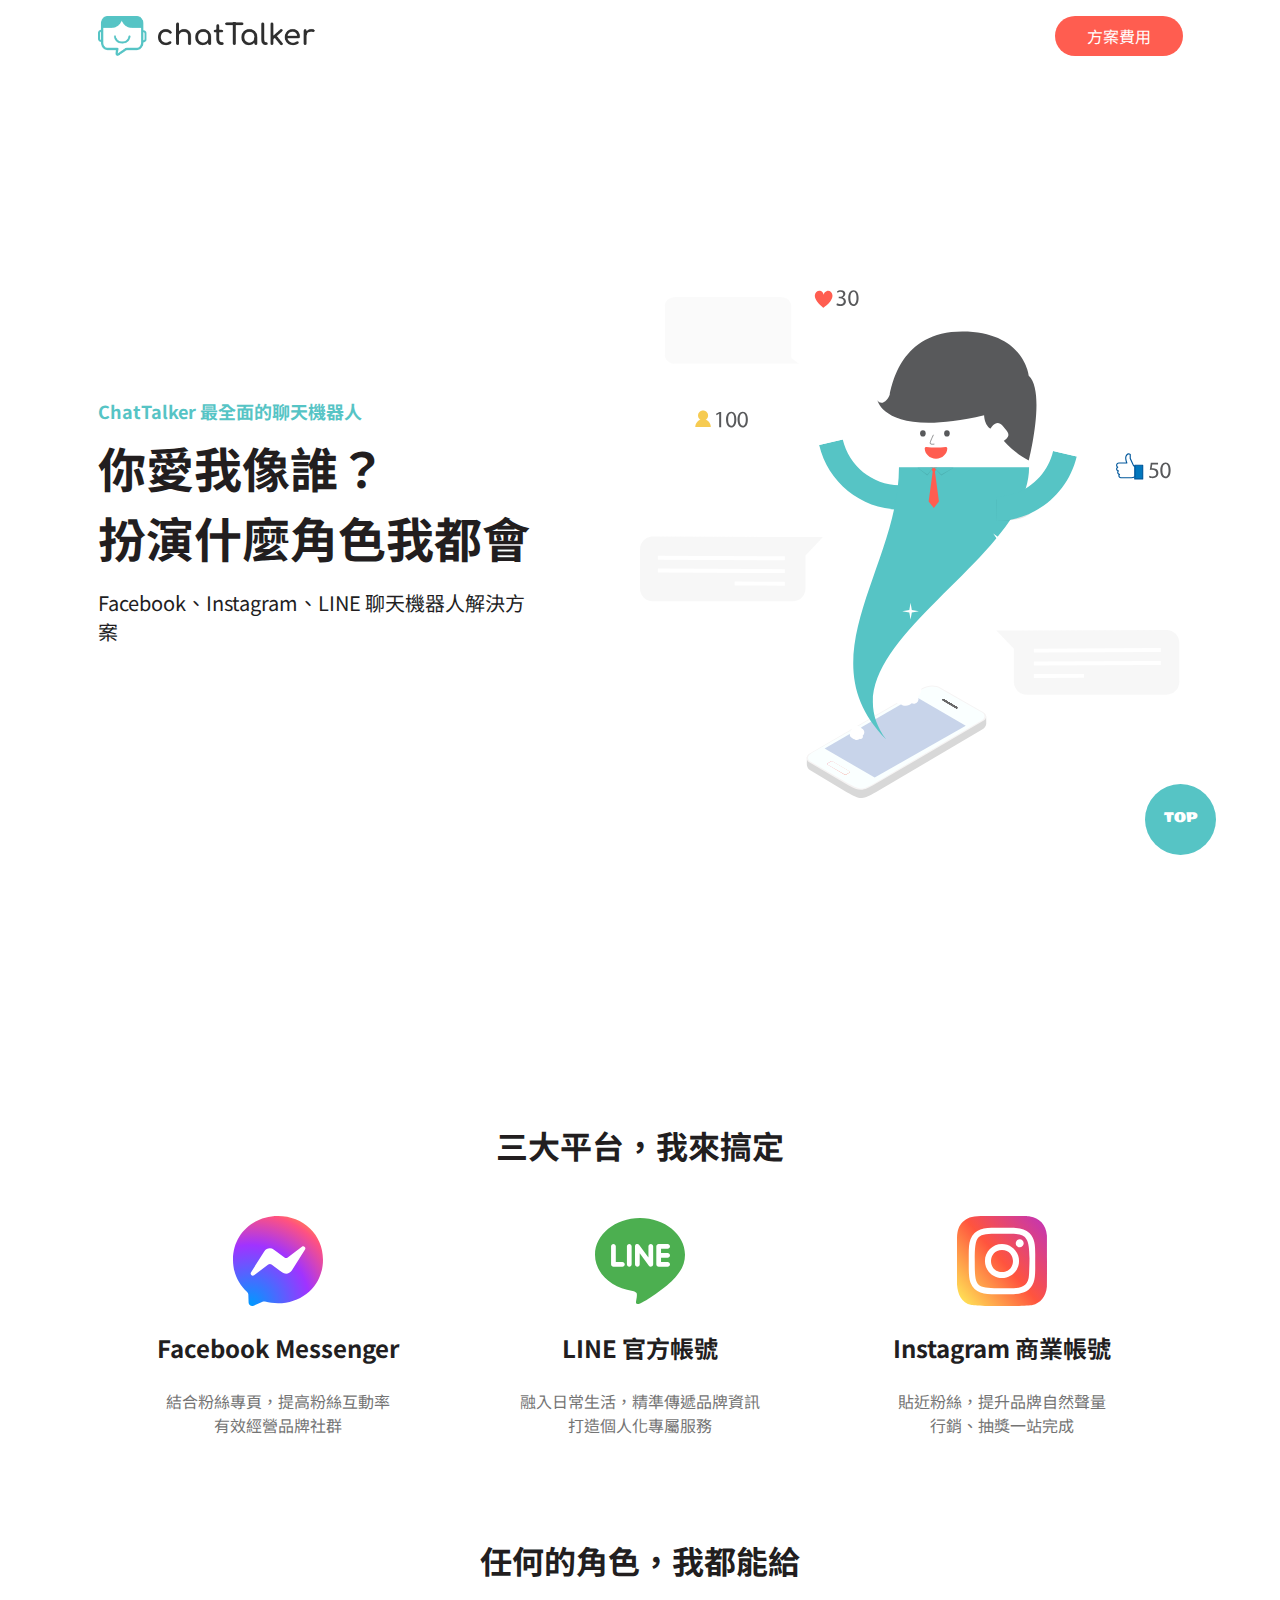
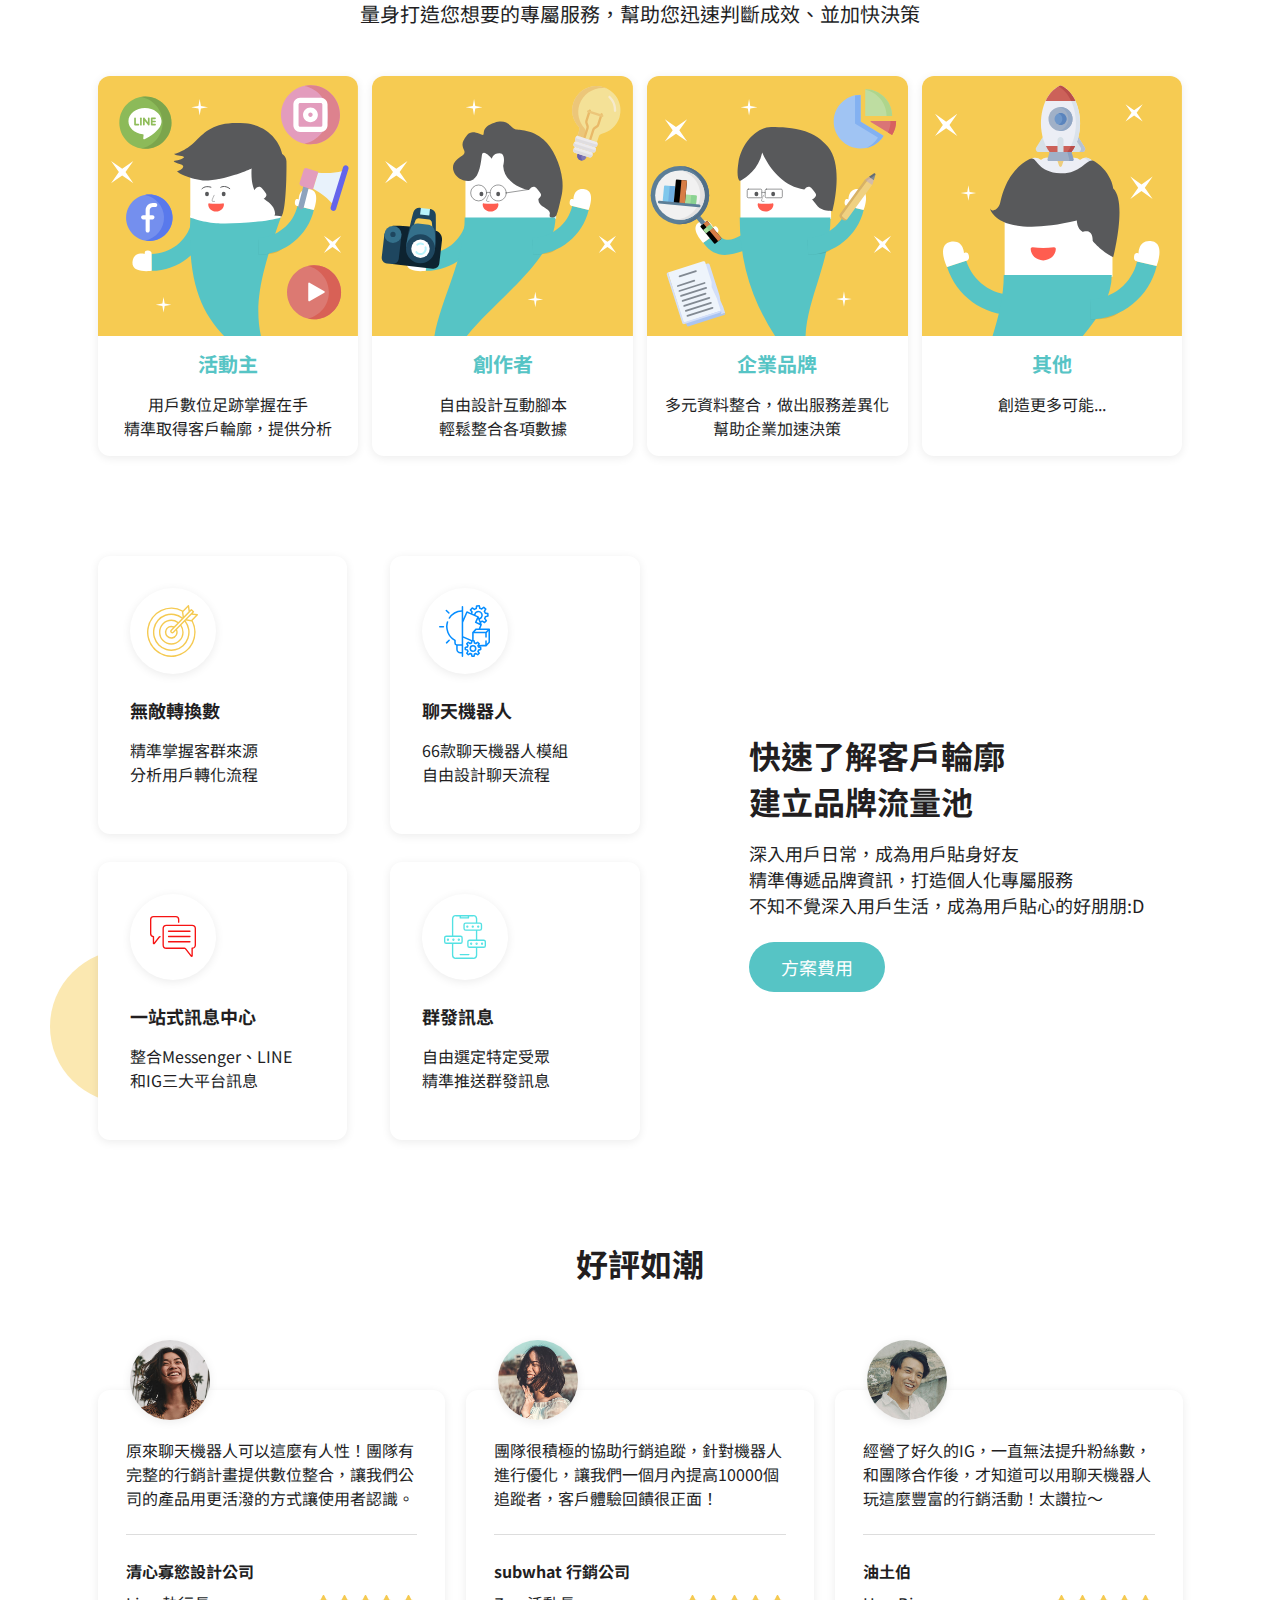
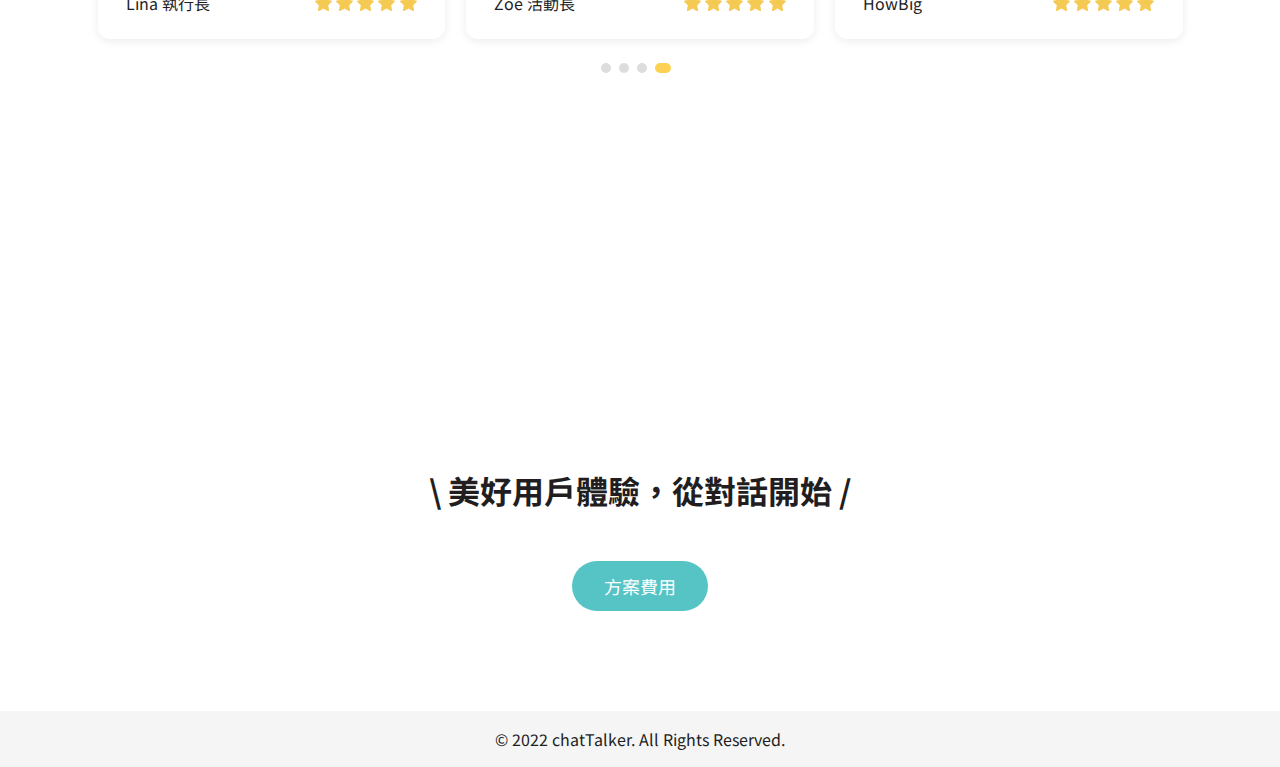
<file: Html/index.html>
<!DOCTYPE html>
<html lang="en">
<head>
    <meta charset="UTF-8">
    <meta http-equiv="X-UA-Compatible" content="IE=edge">
    <meta name="viewport" content="width=device-width, initial-scale=1.0">
    <meta name="keywords" content="chat,chatTalker">
    <meta name="author" content="VickyChang">
    <title>ChatTalker AI 機器人</title>

    <link rel="preconnect" href="https://fonts.googleapis.com">
    <link rel="preconnect" href="https://fonts.gstatic.com" crossorigin>
    <link href="https://fonts.googleapis.com/css2?family=Comfortaa&family=Noto+Sans+TC:wght@400;700&family=Wendy+One&display=swap" rel="stylesheet">

    <link rel="stylesheet" href="../CSS/all.css">
</head>
<body class="bodyhome">
    <div class="btn-top">
        <a href="#">TOP</a>
    </div>
    <div class="firstball"></div>
    <div class="thirdball"><img src="../Images/ball03.svg" alt="background ball3"></div>
    <div class="nav">
        <div class="nav-wrap">
            <a href="index.html" class="logo"><img src="../Images/logo.png" alt="logo"></a>
            <a href="fee.html" class="btn-fee">方案費用</a>
        </div>
    </div>
    <div class="container">
        <div class="hero">
            <div class="intro">
                <h3 class="subtitle">ChatTalker 最全面的聊天機器人</h3>
                <h1 class="title">你愛我像誰？<br>扮演什麼角色我都會</h1>
                <p class="remark">Facebook、Instagram、LINE 聊天機器人解決方案</p>
            </div>
            <div class="illustration">
                <img src="../Images/home.svg" alt="banner">
            </div>
        </div>
        <div class="media">
            <h2>三大平台，我來搞定</h2>
            <ul class="medialist">
                <li>
                    <img src="../Images/messenger.svg" alt="messenger">
                    <h3>Facebook Messenger</h3>
                    <p>結合粉絲專頁，提高粉絲互動率<br>有效經營品牌社群</p>
                </li>
                <li>
                    <img src="../Images/line.svg" alt="line">
                    <h3>LINE 官方帳號</h3>
                    <p>融入日常生活，精準傳遞品牌資訊<br>打造個人化專屬服務</p>
                </li>
                <li>
                    <img src="../Images/instagram.svg" alt="instagram">
                    <h3>Instagram 商業帳號</h3>
                    <p>貼近粉絲，提升品牌自然聲量<br>行銷、抽獎一站完成</p>
                </li>
            </ul>
        </div>
        <div class="service">
            <h2>任何的角色，我都能給</h2>
            <p>量身打造您想要的專屬服務，幫助您迅速判斷成效、並加快決策</p>
            <ul class="servicecard">
                <li>
                    <img src="../Images/ch01.svg" alt="activity">
                    <p>活動主</p>
                    <span>用戶數位足跡掌握在手<br>精準取得客戶輪廓，提供分析</span>
                </li>
                <li>
                    <img src="../Images/ch02.svg" alt="creativity">
                    <p>創作者</p>
                    <span>自由設計互動腳本<br>輕鬆整合各項數據</span>
                </li>
                <li>
                    <img src="../Images/ch03.svg" alt="branding">
                    <p>企業品牌</p>
                    <span>多元資料整合，做出服務差異化<br>幫助企業加速決策</span>
                </li>
                <li>
                    <img src="../Images/ch04.svg" alt="others">
                    <p>其他</p>
                    <span>創造更多可能...</span>
                </li>
            </ul>
        </div>
        <div class="feature">
            <div class="featurecard">
                <ul class="featurelist">
                    <li class="card1">
                        <div class="circle">
                            <img src="../Images/icon01.svg" alt="feature1">
                        </div>
                        <p>無敵轉換數</p>
                        <span>精準掌握客群來源<br>分析用戶轉化流程</span>
                    </li>
                    <li class="card2">
                        <div class="circle">
                            <img src="../Images/icon02.svg" alt="feature2">
                        </div>
                        <p>聊天機器人</p>
                        <span>66款聊天機器人模組<br>自由設計聊天流程</span>
                    </li>
                    <li class="card3">
                        <div class="circle">
                            <img src="../Images/icon03.svg" alt="feature3">
                        </div>
                        <p>一站式訊息中心</p>
                        <span>整合Messenger、LINE<br>和IG三大平台訊息</span>
                    </li>
                    <li class="card4">
                        <div class="circle">
                            <img src="../Images/icon04.svg" alt="feature4">
                        </div>
                        <p>群發訊息</p>
                        <span>自由選定特定受眾<br>精準推送群發訊息</span>
                    </li>
                </ul>
            </div>
            <div class="text">
                <h2>快速了解客戶輪廓<br>建立品牌流量池</h2>
                <p>深入用戶日常，成為用戶貼身好友<br>精準傳遞品牌資訊，打造個人化專屬服務<br>不知不覺深入用戶生活，成為用戶貼心的好朋朋:D</p>
                <a href="fee.html">方案費用</a>
            </div>
        </div>
        <div class="review">
            <h2>好評如潮</h2>
            <ul class="reviewcard">
                <li class="reviewcard1">
                    <img class="avatar" src="../Images/user01.jpg" alt="user1">
                    <p>原來聊天機器人可以這麼有人性！團隊有完整的行銷計畫提供數位整合，讓我們公司的產品用更活潑的方式讓使用者認識。</p>
                    <h3>清心寡慾設計公司</h3>
                    <div class="nameandstar">
                        <span>Lina 執行長</span>
                        <div class="star">
                            <img src="../Images/icon_star.svg" alt="5star">
                            <img src="../Images/icon_star.svg" alt="5star">
                            <img src="../Images/icon_star.svg" alt="5star">
                            <img src="../Images/icon_star.svg" alt="5star">
                             <img src="../Images/icon_star.svg" alt="5star">
                        </div>
                    </div>
                </li>
                <li class="reviewcard2">
                    <img class="avatar" src="../Images/user02.jpg" alt="user2">
                    <p>團隊很積極的協助行銷追蹤，針對機器人進行優化，讓我們一個月內提高10000個追蹤者，客戶體驗回饋很正面！</p>
                    <h3>subwhat 行銷公司</h3>
                    <div class="nameandstar">
                        <span>Zoe 活動長</span>
                        <div class="star">
                            <img src="../Images/icon_star.svg" alt="5star">
                            <img src="../Images/icon_star.svg" alt="5star">
                            <img src="../Images/icon_star.svg" alt="5star">
                            <img src="../Images/icon_star.svg" alt="5star">
                            <img src="../Images/icon_star.svg" alt="5star">
                        </div>
                    </div>
                </li>
                <li class="reviewcard3">
                    <img class="avatar" src="../Images/user03.jpg" alt="user3">
                    <p>經營了好久的IG，一直無法提升粉絲數，和團隊合作後，才知道可以用聊天機器人玩這麼豐富的行銷活動！太讚拉～</p>
                    <h3>油土伯</h3>
                    <div class="nameandstar">
                        <span>HowBig</span>
                        <div class="star">
                            <img src="../Images/icon_star.svg" alt="5star">
                            <img src="../Images/icon_star.svg" alt="5star">
                            <img src="../Images/icon_star.svg" alt="5star">
                            <img src="../Images/icon_star.svg" alt="5star">
                            <img src="../Images/icon_star.svg" alt="5star">
                        </div>
                    </div>
                    </li>
                </ul>
            <ul class="carousel">
                <li><a href="#"></a></li>
                <li><a href="#"></a></li>
                <li><a href="#"></a></li>
                <li class="focus"><a href="#"></a></li>
            </ul>
        </div>
    </div>
    <div class="footer">
        <h2>\ 美好用戶體驗，從對話開始 /</h2>
        <a href="fee.html">方案費用</a>
        <p>© 2022 chatTalker. All Rights Reserved.</p>
    </div>
</body>
</html>
</file>
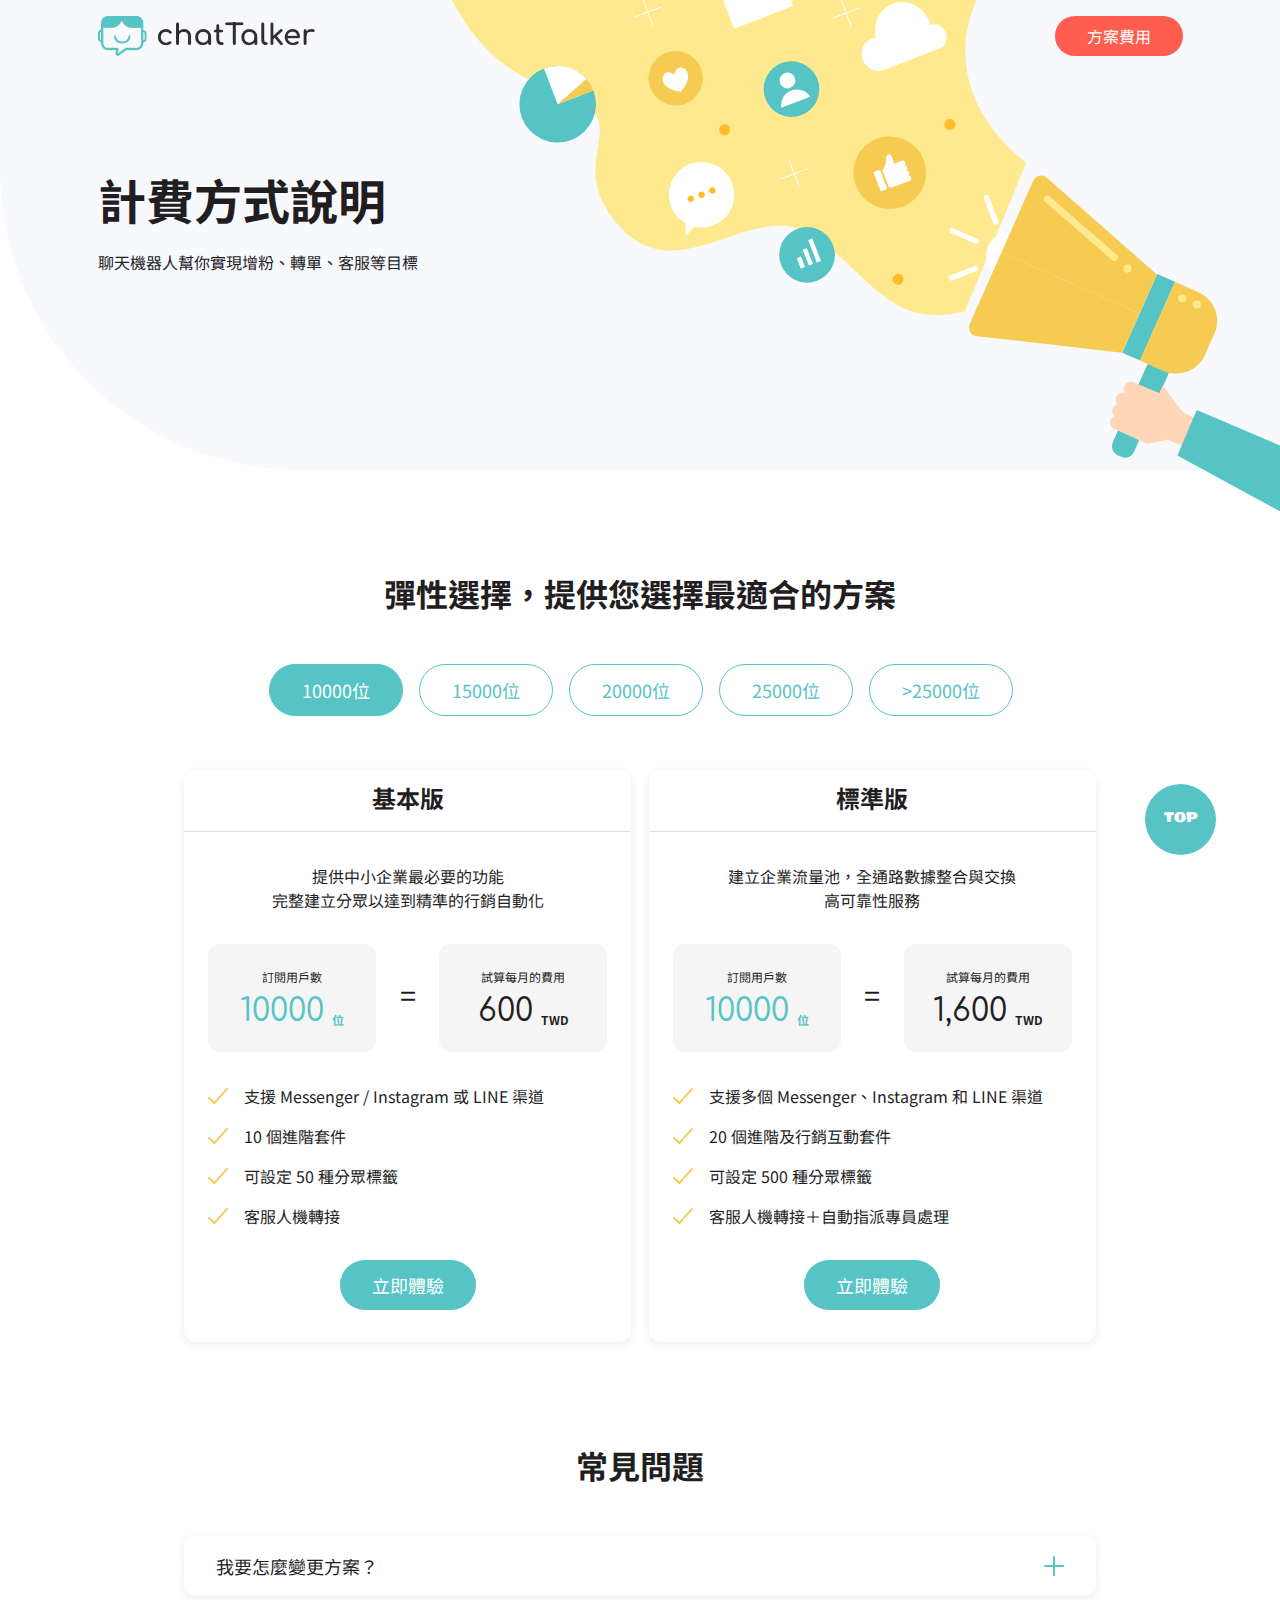
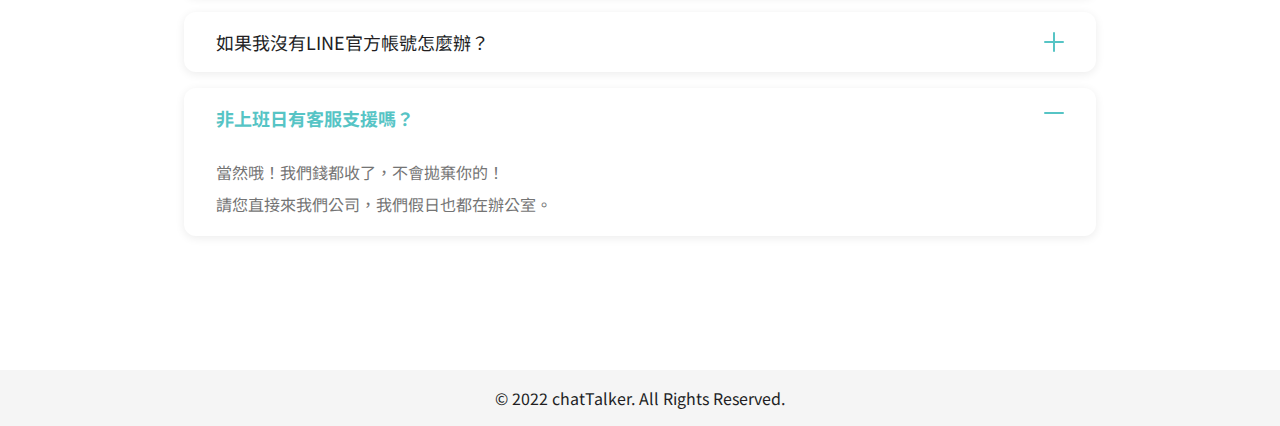
<file: Html/fee.html>
<!DOCTYPE html>
<html lang="en">
<head>
    <meta charset="UTF-8">
    <meta http-equiv="X-UA-Compatible" content="IE=edge">
    <meta name="viewport" content="width=device-width, initial-scale=1.0">
    <meta name="keywords" content="chat,chatTalker">
    <meta name="author" content="VickyChang">
    <title>ChatTalker 計費方式說明</title>

    <link rel="preconnect" href="https://fonts.googleapis.com">
    <link rel="preconnect" href="https://fonts.gstatic.com" crossorigin>
    <link href="https://fonts.googleapis.com/css2?family=Comfortaa&family=Noto+Sans+TC:wght@400;700&family=Wendy+One&display=swap" rel="stylesheet">

    <link rel="stylesheet" href="../CSS/all.css">
</head>
<body class="bodyfee"> 
    <div class="btn-top">
        <a href="#">TOP</a>
    </div>
    <!-- <div class="nav">
        <div class="nav-wrap">
            <a href="index.html" class="logo"><img src="../Images/logo.png" alt="logo"></a>
            <a href="fee.html" class="btn-fee">方案費用</a>
        </div>
    </div> -->
    <div class="bannerbg">
        <div class="nav">
            <div class="nav-wrap">
                <a href="index.html" class="logo"><img src="../Images/logo.png" alt="logo"></a>
                <a href="fee.html" class="btn-fee">方案費用</a>
            </div>
        </div>
        <div class="bannercontent">
            <div class="bannertitle">
                <h1>計費方式說明</h1>
                <p>聊天機器人幫你實現增粉、轉單、客服等目標</p>
            </div>
        </div>
    </div>
    <div class="bg-img">
        <img src="../Images/banner.svg" alt="banner"></div>

    <div class="container">
        <div class="fee-content">
            <div class="plan">
                <h2>彈性選擇，提供您選擇最適合的方案</h2>
                <ul class="amount">
                    <li class="active"><a href="#">10000位</a></li>
                    <li><a href="#">15000位</a></li>
                    <li><a href="#">20000位</a></li>
                    <li><a href="#">25000位</a></li>
                    <li><a href="#">>25000位</a></li>
                </ul>
                <ul class="plancard">
                    <li class="basic">
                        <h3>基本版</h3>
                        <p>提供中小企業最必要的功能<br>完整建立分眾以達到精準的行銷自動化</p>
                        <div class="calculate">
                            <div class="user">
                                <p>訂閱用戶數</p>
                                <div class="number">
                                    <p>10000</p>
                                    <span>位</span>
                                </div>
                            </div>
                            <div class="equal">
                                <p>=</p>
                            </div>
                            <div class="fee">
                                <p>試算每月的費用</p>
                                <div class="feenumber">
                                    <p>600</p>
                                    <span>TWD</span>
                                </div>
                            </div>
                        </div>
                        <ul class="planfeature">
                            <li>
                                <img src="../Images/icon_check.svg" alt="check">
                                <p>支援 Messenger / Instagram 或 LINE 渠道</p>
                            </li>
                            <li>
                                <img src="../Images/icon_check.svg" alt="check">
                                <p>10 個進階套件</p>
                            </li>
                            <li>
                                <img src="../Images/icon_check.svg" alt="check">
                                <p>可設定 50 種分眾標籤</p>
                            </li>
                            <li>
                                <img src="../Images/icon_check.svg" alt="check">
                                <p>客服人機轉接</p>
                            </li>
                        </ul>
                        <a class="btn-plan" href="#">立即體驗</a>
                    </li>
                    <li class="standard">
                        <h3>標準版</h3>
                        <p>建立企業流量池，全通路數據整合與交換<br>高可靠性服務</p>
                        <div class="calculate">
                            <div class="user">
                                <p>訂閱用戶數</p>
                                <div class="number">
                                    <p>10000</p>
                                    <span>位</span>
                                </div>
                            </div>
                            <div class="equal">
                                <p>=</p>
                            </div>
                            <div class="fee">
                                <p>試算每月的費用</p>
                                <div class="feenumber">
                                    <p>1,600</p>
                                    <span>TWD</span>
                                </div>
                            </div>
                        </div>
                        <ul class="planfeature">
                            <li>
                                <img src="../Images/icon_check.svg" alt="check">
                                <p>支援多個 Messenger、Instagram 和 LINE 渠道</p>
                            </li>
                            <li>
                                <img src="../Images/icon_check.svg" alt="check">
                                <p>20 個進階及行銷互動套件</p>
                            </li>
                            <li>
                                <img src="../Images/icon_check.svg" alt="check">
                                <p>可設定 500 種分眾標籤</p>
                            </li>
                            <li>
                                <img src="../Images/icon_check.svg" alt="check">
                                <p>客服人機轉接＋自動指派專員處理</p>
                            </li>
                        </ul>
                        <a class="btn-plan" href="#">立即體驗</a>
                    </li>
                </ul>
            </div>
            <div class="faq">
                <h2>常見問題</h2>
                <ul class="faqlist">
                    <li>
                        <div class="question">
                            <p>我要怎麼變更方案？</p>
                            <a href="#"><img src="../Images/icon_plus.svg" alt="unfold"></a>
                        </div>
                    </li>
                    <li>
                        <div class="question">
                            <p>如果我沒有LINE官方帳號怎麼辦？</p>
                            <a href="#"><img src="../Images/icon_plus.svg" alt="unfold"></a>
                        </div>
                    </li>
                    <li>
                        <div class="question qna">
                            <div class="text">
                                <p>非上班日有客服支援嗎？</p>
                                <span>當然哦！我們錢都收了，不會拋棄你的！<br>請您直接來我們公司，我們假日也都在辦公室。</span>
                            </div>
                            <a href="#"><img src="../Images/icon_minus.svg" alt="fold"></a>
                        </div>
                    </li>
                </ul>
            </div>
        </div>
    </div>
    <div class="footer-fee">
        <p>© 2022 chatTalker. All Rights Reserved.</p>
    </div>
</body>
</html>
</file>
<file: CSS/all.css>
/* http://meyerweb.com/eric/tools/css/reset/ 
   v2.0 | 20110126
   License: none (public domain)
*/
html, body, div, span, applet, object, iframe,
h1, h2, h3, h4, h5, h6, p, blockquote, pre,
a, abbr, acronym, address, big, cite, code,
del, dfn, em, img, ins, kbd, q, s, samp,
small, strike, strong, sub, sup, tt, var,
b, u, i, center,
dl, dt, dd, ol, ul, li,
fieldset, form, label, legend,
table, caption, tbody, tfoot, thead, tr, th, td,
article, aside, canvas, details, embed,
figure, figcaption, footer, header, hgroup,
menu, nav, output, ruby, section, summary,
time, mark, audio, video {
  margin: 0;
  padding: 0;
  border: 0;
  font-size: 100%;
  font: inherit;
  vertical-align: baseline;
}

/* HTML5 display-role reset for older browsers */
article, aside, details, figcaption, figure,
footer, header, hgroup, menu, nav, section {
  display: block;
}

body {
  line-height: 1;
}

ol, ul {
  list-style: none;
}

blockquote, q {
  quotes: none;
}

blockquote:before, blockquote:after,
q:before, q:after {
  content: '';
  content: none;
}

table {
  border-collapse: collapse;
  border-spacing: 0;
}

*, ::before, ::after {
    box-sizing: border-box;
}

/* Reset end */


html{
  scroll-behavior: smooth;
}

.bodyhome{
    color: #221E1F;
    font-family: 'Noto Sans TC', sans-serif;
    background-image: url(https://raw.githubusercontent.com/hexschool/webLayoutTraining1st/f70f00178a7f0baa31e9c01634303d8562cfe93a/chatTalker_images/bg_home.svg);
    background-repeat: no-repeat;
    background-position: top right;
}

a{
  display: block;
  text-decoration: none;
  text-align: center;
}

.firstball{
    position: absolute;
    width: 138px;
    height: 360px;
    background-image: url(https://raw.githubusercontent.com/hexschool/webLayoutTraining1st/f70f00178a7f0baa31e9c01634303d8562cfe93a/chatTalker_images/ball01.svg);
    background-repeat: no-repeat;
    background-position: right;
    top: calc(100vh - 50px);
}


.thirdball{
    position: absolute;
    width: 150px;
    height: 150px;
    top: 2550px;
    left: 50px;
    z-index: -999;
}


.container{
    position: relative;
    max-width: 1085px;
    margin: 0 auto 134px;
}


.btn-top{
    position: fixed;
    right: 5%;
    bottom: 5%;
    z-index: 100;
}

.btn-top a{
    width: 71px;
    height: 71px;
    color: white;
    background-color: #56C4C5;
    border-radius: 100px;
    padding: 26px 0;
    font-family: 'Wendy One', sans-serif;
}

.btn-top a:hover{
    background-color: #43B1B2;
}

.nav-wrap{
    max-width: 1085px;
    margin: 0 auto;
    display: flex;
    justify-content: space-between;
    padding-top: 16px;
    padding-bottom: 16px;
}

.logo{
    width: 218px;
    height: 40px;
}

.logo img{
    display: block;
    width: 100%;
}

.btn-fee{
    color: white;
    background-color: #FF5D50;
    padding: 8px 32px;
    line-height: 24px;
    border-radius: 100px;
}

.btn-fee:hover{
    background-color: #EB4A3D;
}

.subtitle{
    color: #56C4C5;
    font-size: 18px;
    font-weight: bold;
    line-height: 26px;
    margin-bottom: 8px;
}

.title{
    font-size: 48px;
    font-weight: bold;
    line-height: 70px;
    margin-bottom: 16px;
}

.hero{
    height: 100vh;
    display: flex;
    justify-content: space-between;
    align-items: center;
    margin-bottom: 150px;
}

.remark{
    font-size: 20px;
    line-height: 29px;
}


.intro{
    width: 40%;
}

.illustration{
    width: 50%;
}

.media{
    margin-bottom: 100px;
    position: relative;
}

.media h2{
    text-align: center;
    font-size: 32px;
    line-height: 46px;
    font-weight: bold;
    margin-bottom: 48px;
}

.medialist{
    display: flex;
    justify-content: space-around;
}

.medialist li{
    text-align: center;
    width: 23%;
}

.medialist img{
    display: block;
    width: 90px;
    height: 90px;
    margin: 0 auto;
}

.medialist h3{
    font-size: 24px;
    line-height: 35px;
    font-weight: bold;
    margin-top: 24px;
    margin-bottom: 24px;
}

.medialist p{
    line-height: 24px;
    color: #747474;
}

.media{
    margin-bottom: 100px;
}

.media h2{
    font-size: 32px;
    line-height: 46px;
    font-weight: bold;
    margin-bottom: 48px;
}

.service{
    margin-bottom: 100px;
    text-align: center;
}

.service h2{
    font-size: 32px;
    line-height: 46px;
    font-weight: bold;
    margin-bottom: 16px;
}

.service p{
    font-size: 20px;
    line-height: 29px;
    margin-bottom: 48px;
}

.servicecard{
    display: flex;
    justify-content: space-between;
}

.servicecard li{
    text-align: center;
    width: 24%;
    border-radius: 12px;
    box-shadow: 0 2px 10px #00000014;
    background-color: white;
    padding: 0 0 16px 0;
}

.servicecard img{
    display: block;
    border-radius: 12px 12px 0 0 ;
}

.servicecard p{
    line-height: 24px;
    font-weight: bold;
    color: #56C4C5;
    margin-top: 16px;
    margin-bottom: 16px;
}

.servicecard span{
    line-height: 24px;
}

.feature{
    display: flex;
    justify-content: space-between;
    align-items: center;
    margin-bottom: 72px;
}

.featurecard{
    width: 50%;
}

.featurecard ul{
    display: flex;
    justify-content: space-between;
    flex-wrap: wrap;
}

.featurecard li{
    width: 46%;
    padding-top: 32px;
    padding-bottom: 48px;
    padding-left: 32px;
    border-radius: 12px;
    background-color: white;
    box-shadow: 0 2px 10px #00000014;
    margin-bottom: 28px;
}

.circle{
    width: 86px;
    height: 86px;
    border-radius: 100px;
    box-shadow: 0 2px 10px #00000014;
}

.circle img{
    display: block;
    padding: 17px;
}

.card3 img{
    padding: 22px 20px;
}

.card4 img{
    padding: 21px 22px;
}

.featurelist p{
    font-size: 18px;
    line-height: 24px;
    font-weight: bold;
    margin-top: 24px;
    margin-bottom: 16px;
}

.featurelist span{
    line-height: 24px;
}

.text{
    width: 40%;
}

.text h2{
    font-size: 32px;
    line-height: 46px;
    font-weight: bold;
    margin-bottom: 16px;
}

.text p{
    line-height: 26px;
    font-size: 18px;
    margin-bottom: 24px;
}

.text a{
    display: inline-block;
    color: white;
    background-color: #56C4C5;
    padding: 12px 32px;
    border-radius: 27px;
    font-size: 18px;
    line-height: 26px;
}

.text a:hover{
    background-color: #43B1B2;
}


.review h2{
    text-align: center;
    font-size: 32px;
    line-height: 46px;
    font-weight: bold;
    margin-bottom: 104px;
}

.reviewcard{
    display: flex;
    justify-content: space-between;
    margin-bottom: 24px;
}

.reviewcard li{
    position: relative;
    width: 32%;
    border-radius: 12px;
    box-shadow: 0 2px 10px #00000014;
    background-color: white;
    padding: 24px 28px;
}

.avatar{
    display: block;
    position: absolute;
    left: 32px;
    top: -50px;
    width: 80px;
    height: 80px;
    border-radius: 100px;
    box-shadow: 0 2px 10px #00000014;
}

.reviewcard p{
    line-height: 24px;
    padding: 24px 0;
    border-bottom: 1px solid #DDDDDD;
    margin-bottom: 24px;
}

.reviewcard h3{
    line-height: 24px;
    font-weight: bold;
    margin-bottom: 8px;
}

.star{
    display: flex;
    justify-content: space-between;
    align-items: center;
    width: 35%;
}

.star img{
    position: relative;
    width: 17px;
    height: 16px;
}

.nameandstar{
    display: flex;
    justify-content: space-between;
}

.nameandstar span{
    line-height: 24px;
}

.carousel{
    display: flex;
    justify-content: center;
    align-items: center;
    margin-bottom: 100px;
}

.carousel li a{
    width: 10px;
    height: 10px;
    background-color: #DDDDDD;
    border-radius: 50px;
    margin-right: 8px;
}

.carousel li a:hover{
    background-color: #FFD153;
}

.carousel 
    .focus a{
        width: 16px;
        background-color: #FFD153;
}

.footer{
    height: 503px;
    background-image: url(https://raw.githubusercontent.com/hexschool/webLayoutTraining1st/f70f00178a7f0baa31e9c01634303d8562cfe93a/chatTalker_images/home_footer.svg);
    background-repeat: no-repeat;
    background-size: contain;
    text-align: center;
    padding-top: 260px;
}

.footer h2{
    font-size: 32px;
    line-height: 46px;
    font-weight: bold;
    margin-bottom: 48px;
}

.footer a{
    display: inline-block;
    color: white;
    background-color: #56C4C5;
    padding: 12px 32px;
    border-radius: 27px;
    margin-bottom: 100px;
    font-size: 18px;
    line-height: 26px; 
}

.footer a:hover{
    background-color: #43B1B2;
}

.footer p{
    line-height: 24px;
    padding-top: 16px;
    padding-bottom: 16px;
    background-color: #F5F5F5;
}


@media(max-width:992px) {

    .bodyhome{
        background-image: url(https://raw.githubusercontent.com/hexschool/webLayoutTraining1st/f70f00178a7f0baa31e9c01634303d8562cfe93a/chatTalker_images/bg_home.svg);
        background-size: 65%;
    }

    .firstball{
       display: none;
    }

    .nav{
        padding: 0 24px;
    }
    .container{
        padding: 0 24px;
    }

    .hero{
        height: 100%;
        margin-bottom: 100px;
    }

    .subtitle{
        font-size: 16px;
        line-height: 24px;
    }
    
    .title{
        font-size: 42px;
        line-height: 63px;
    }

    .remark{
       font-size: 18px;
       line-height: 26px;
    }

    .media h2{
        font-size: 28px;
        line-height: 40px;  
    }

    .media li{
        width: 28%;
        margin-bottom: 24px;
    }

    .medialist h3{
        font-size: 20px;
        line-height: 29px;
    }
    

    .service h2{
        font-size: 28px;
        line-height: 40px;
    }

    .service p{
        font-size: 18px;
        line-height: 26px;
        margin-bottom: 40px;
    }

    .servicecard p{
        margin-bottom: 16px;
        font-size: 16px;
        line-height: 24px;
    }


    .servicecard{
        flex-wrap: wrap;
        justify-content: space-evenly;
    }

    .service li{
        width: 40%;
        margin-bottom: 20px;
    }

    .feature{
        flex-direction: column-reverse;
    }

    .text{
        width: 100%;
        text-align: center;
    }

    .text h2{
        font-size: 28px;
        line-height: 40px;
    }

    .text a{
        margin-bottom: 36px;
    }

    .thirdball{
        display: none;
    }

    .featurecard{
        width: 100%;
    }

    .featurecard ul{
        justify-content: space-evenly;
    }

    .featurecard li{
        width: 40%;
    }

    .review h2{
        font-size: 28px;
        line-height: 40px;
    }
    
    .star{
        width: 45%;
    }
}

@media(max-width:767px) {
    .title{
        font-size: 40px;
        line-height: 58px;
    }

    .media h2{
        margin-bottom: 42px;
    }
    
    .reviewcard3{
        display: none;
    }

    .reviewcard{
        justify-content: space-evenly;
    }

    .reviewcard li{
        width: 40%;
        padding: 24px 16px;
    }

    .btn-top a{
        width: 56px;
        height: 56px;
        padding: 21px 0;
        font-size: 12px;
    }


    .footer h2{
        margin-bottom: 42px;
    }
}

@media(max-width:576px) {
    .container{
        margin: 0 auto 60px;
    }


    .nav-wrap{
        align-items: center;
    }
    
    .logo{
        height: 24px;
        width: 130.84px;
    }

    .title{
        font-size: 32px;
        line-height: 46px;
    }

    .remark{
        font-size: 16px;
        line-height: 24px;
    }

    .hero{
        margin-bottom: 60px;
    }

    .media{
        margin-bottom: 60px;
    }

    .media h2{
        margin-bottom: 32px;
    }

    .service p{
        margin-bottom: 32px;
    }

    .service{
        margin-bottom: 60px;
    }

    .text p{
        margin-bottom: 16px;
    }

    .text a{
        margin-bottom: 32px;
    }

    .feature{
        margin-bottom: 60px;
    }

    .review h2{
        margin-bottom: 88px;
    }


    .footer{
        height: 461px;
    }
}

@media(max-width:414px) {
    .bodyhome{
        background-image:url('https://raw.githubusercontent.com/hexschool/webLayoutTraining1st/f70f00178a7f0baa31e9c01634303d8562cfe93a/chatTalker_images/bg_home_sm.svg');
        background-position: 0 7%;
        background-size: 100% 245px;

    }
    
    .container{
        padding: 0 20px;
    }

    .nav{
        padding: 0 20px;
        border-bottom: 2px solid #FFD153;
    }

    .hero{
        flex-direction: column;
        margin-top: 32px;
    }

    .intro{
        width: 100%;
        margin-bottom: 32px;
    }

    .illustration{
        width: 95%;
    }

    .media{
        margin-bottom: 36px;
    }

    .medialist{
        flex-direction: column;
        align-items: center;
    }

    .medialist li{
        width: 85%;
    }

    .medialist img{
        width: 60px;
        height: 60px;
    }

    .medialist h3{
        margin-top: 16px;
        margin-bottom: 16px;
        font-size: 18px;
        line-height: 26px;
    }

    .service li{
        width: 70%;
    }

    .servicecard p{
        margin-bottom: 16px;
    }

    .featurelist li{
        width: 65%;
        margin-bottom: 24px;
    }

    .text p{
        font-size: 16px;
        line-height: 24px;
    }

    .feature{
        margin-bottom: 36px;
    }

    .reviewcard2{
        display: none;
    }

    .reviewcard li{
        width: 100%;
    }

    .reviewcard p{
        margin-bottom: 16px;
    }

    .footer{
        background-image: url(https://raw.githubusercontent.com/hexschool/webLayoutTraining1st/f70f00178a7f0baa31e9c01634303d8562cfe93a/chatTalker_images/footer_sm.svg);
    }

    .footer h2{
        font-size: 24px;
        line-height: 35px;
        margin-bottom: 24px;
    }

    .footer a{
        margin-bottom: 60px;
    }
}

/* fee.html css */

.bodyfee{
    color: #221E1F;
    font-family: 'Noto Sans TC', sans-serif;
    position: relative;
}

.bannerbg{
    background-color: #F7F9FD;
    height: 470px;
    width: 100%;
    border-radius: 0 0 0 300px;
    margin-bottom: 100px;
}

.bannercontent{
    max-width: 1085px;
    margin: 0 auto;
}


.bg-img img{
    max-width: 65%;
    position: absolute;
    top: 0;
    right: 0;
}


.bannertitle{
    margin-top: 92px;
}

.bannertitle h1{
    font-size: 48px;
    line-height: 70px;
    font-weight: bold;
    margin-bottom: 16px;
}

.bannertitle p{
    line-height: 24px;
}

.fee-content{
    width: 84%;
    text-align: center;
    margin: 0 auto;
}

.plan{
    text-align: center;
    margin-bottom: 100px;
}

.plan h2{
    font-size: 32px;
    line-height: 46px;
    font-weight: bold;
    margin-bottom: 48px;
}

.amount{
    display: flex;
    width: 85%;
    margin: 0 85px;
    margin-bottom: 54px;
}

.amount a{
    font-size: 18px;
    line-height: 26px;
    color: #56C4C5;
    border: 1px solid #56C4C5;
    padding: 12px 32px;
    margin-right: 16px;
    border-radius: 27px;
}

.amount a:hover{
    background-color: #56C4C5;
    border: none;
    color: white;
}

.amount
    .active a{
        background-color: #56C4C5;
        color: white;
    }

.plancard{
    display: flex;
    justify-content: space-between;
}

.plancard li{
    width: 49%;
    border-radius: 12px;
    box-shadow: 0 2px 10px #00000014;
}

.plancard h3{
    font-size: 24px;
    line-height: 35px;
    font-weight: bold;
    padding: 10px 24px 16px 24px;
    border-bottom: 1px solid #DDDDDD;
}

.plancard p{
    line-height: 24px;
    margin-top: 32px;
    margin-bottom: 32px;
}

.calculate{
    display: flex;
    justify-content: space-between;
    align-items: center;
    padding-right: 24px;
    padding-left: 24px;
}

.calculate p{
    font-size: 12px;
    line-height: 17px;
    margin-bottom: 8px;
    margin-top: 0;
}

.user{
    background-color: #F5F5F5;
    border-radius: 12px;
    width: 42%;
    padding-top: 24px;
    padding-bottom: 24px;
}

.number{
    color: #56C4C5;
    display: flex;
    justify-content: center;
    align-items: flex-end;
}

.number p{
    font-size: 32px;
    line-height: 35px;
    font-family: 'Comfortaa', cursive;
    margin: 0;
    margin-bottom: 0;
}

.number span{
    font-size: 12px;
    line-height: 17px;
    font-weight: bold;
    margin-left: 8px;
}

.equal p{
    font-size: 29px;
    line-height: 42px;
}

.fee{
    background-color: #F5F5F5;
    border-radius: 12px;
    width: 42%;
    padding-top: 24px;
    padding-bottom: 24px;
}

.feenumber{
    display: flex;
    justify-content: center;
    align-items: flex-end;
}

.feenumber p{
    font-size: 32px;
    line-height: 35px;
    font-family: 'Comfortaa', cursive;
    margin: 0;
}

.feenumber span{
    font-size: 12px;
    line-height: 17px;
    font-weight: bold;
    margin-left: 8px;
}

.planfeature{
    padding-left: 24px;
    margin-top: 32px;
    margin-bottom: 32px;
}

.planfeature li{
    display: flex;
    width: 100%;
    border-radius: 0%;
    margin-bottom: 16px;
    box-shadow: none;
}

.planfeature p{
    margin: 0;
}

.planfeature img{
    margin-right: 16px;
}

.btn-plan{
    display: inline-block;
    font-size: 18px;
    line-height: 26px;
    color: white;
    background-color: #56C4C5;
    padding: 12px 32px;
    border-radius: 27px;
    margin-bottom: 32px;
}

.btn-plan:hover{
    background-color: #43B1B2;
}

.faq h2{
    font-size: 32px;
    line-height: 46px;
    font-weight: bold;
    margin-bottom: 48px;
}

.question{
    display: flex;
    justify-content: space-between;
    align-items: center;
    padding: 16px 32px;
    border-radius: 12px;
    box-shadow: 0 2px 10px #00000014;
    margin-bottom: 16px;
}

.question p{
    font-size: 18px;
    line-height: 28px;
}

.question img{
    display: block;
}

.question ,.qna text{
    text-align: left;
}

.qna p{
    font-weight: bold;
    color: #56C4C5;
    margin-bottom: 24px;
}

.qna span{
    color: #747474;
    line-height: 32px;

}

.qna a{
    margin-top: 8px;
}

.qna{
    align-items: flex-start;
}

.faq{
    margin-bottom: 100px;
}


.footer-fee p{
    text-align: center;
    line-height: 24px;
    padding-top: 16px;
    padding-bottom: 16px;
    background-color: #F5F5F5;
}

@media(max-width:992px) {
    .bannercontent{
        padding: 0 24px;
    }


    .planfeature p{
        text-align: left;
    }

    .amount{
        margin: 0 auto 38px;
        width: 95%;
        flex-wrap: wrap;
    }

    .amount li{
        margin-bottom: 16px;
    }

    .amount a{
        padding: 12px 24px;
    }
}

@media(max-width:767px) {
    .bannertitle h1{
        font-size: 40px;
        line-height: 58px;  
    }

    .bannerbg{
        height:420px;
    }

    .plan h2{
        font-size: 28px;
        line-height: 42px;
        margin-bottom: 32px;
    }

    .amount{
        margin: 0 20px;
        margin-bottom: 40px;
    }

    .amount a{
        font-size: 16px;
        line-height: 24px;
        padding: 12px 16px;
    }

    .plancard h3{
        font-size: 20px;
        line-height: 29px;
    }

    .plancard p{
        margin-top: 24px;
        margin-bottom: 24px;
    }

    .calculate p{
        margin-top: 0;
        margin-bottom: 8px;
    }

    .number p{
        margin-bottom: 0;
        font-size: 24px;
        line-height: 36px;
    }

    .feenumber p{
        margin-bottom: 0;
        font-size: 24px;
        line-height: 36px;
    }

    .planfeature p{
        margin: 0;
    }

    .qna
        .text{
            text-align: left;
        }
    
    .number{
        flex-wrap: wrap;
    }

    .feenumber{
        flex-wrap:wrap;
    }
}

@media(max-width:576px) {
    .bg-img img{
        top: 74px;
    }

    .bannertitle h1{
        font-size: 32px;
        line-height: 46px;
    }

    .plancard{
        flex-wrap: wrap;
    }

    .plancard li{
        width: 100%;
        margin-bottom: 16px;
    }


}

@media(max-width:414px) {
    .bg-img img{
        display: none;
        top: 0;
    }

    .bannerbg{
        background-image: url(https://raw.githubusercontent.com/hexschool/webLayoutTraining1st/f70f00178a7f0baa31e9c01634303d8562cfe93a/chatTalker_images/banner_sm.svg);
        background-repeat: no-repeat;
        background-position: top right;
        height: 495px;
        background-size: contain;
        border-radius: 0 0 0 200px;
    }

    .bannertitle{
        margin-top: 48px;
    }

    .amount a{
        padding: 8px 16px;
        margin-right: 6px;
    }

    .amount{
        width: 100%;
        margin: 0 auto;
        margin-bottom: 32px;
    }

    .plan{
        margin-bottom: 60px;
    }

    .faq h2{
        margin-bottom: 32px;
    }

    .question p{
        font-size: 16px;
        line-height: 24px;
    }

    .question{
        padding: 16px;
    }

    .question img{
        width: 16px;
        height: 16px;
    }

    .fee-content{
        width: 100%;
    }
    
}
</file>
